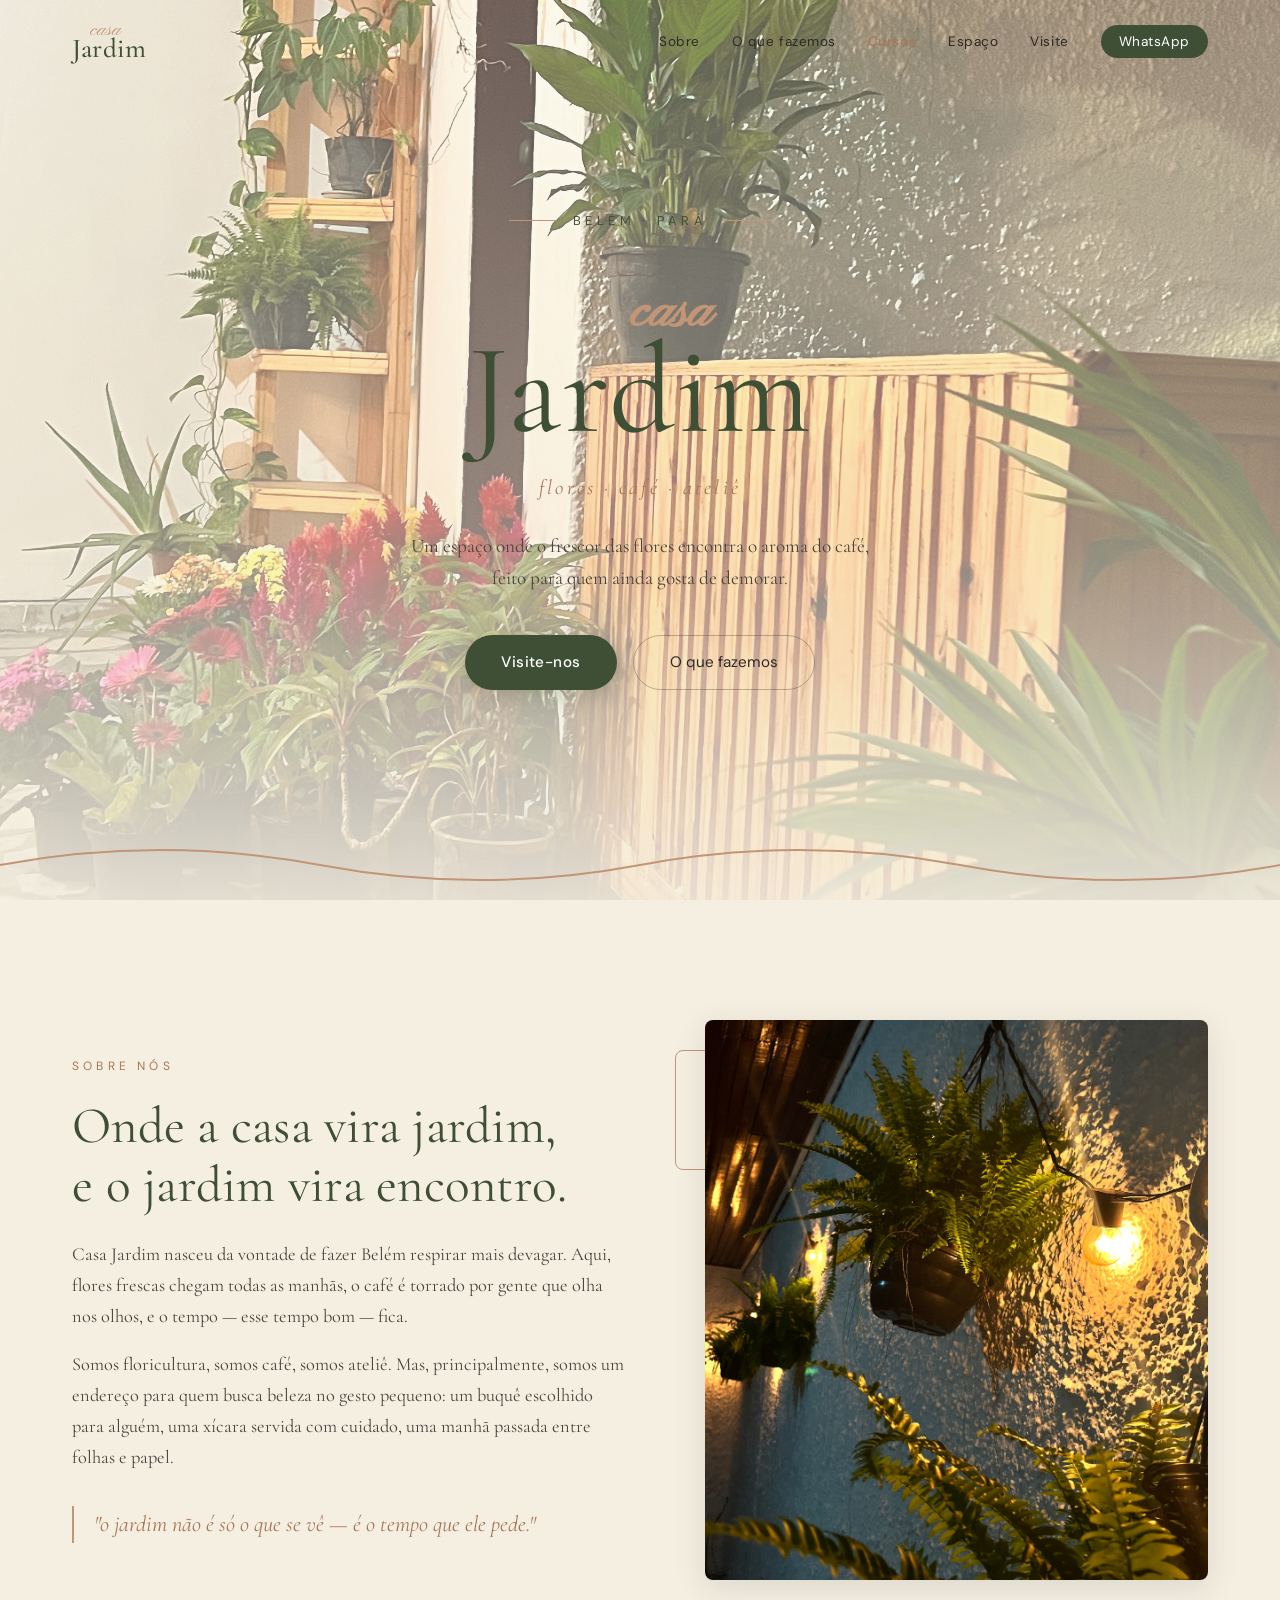
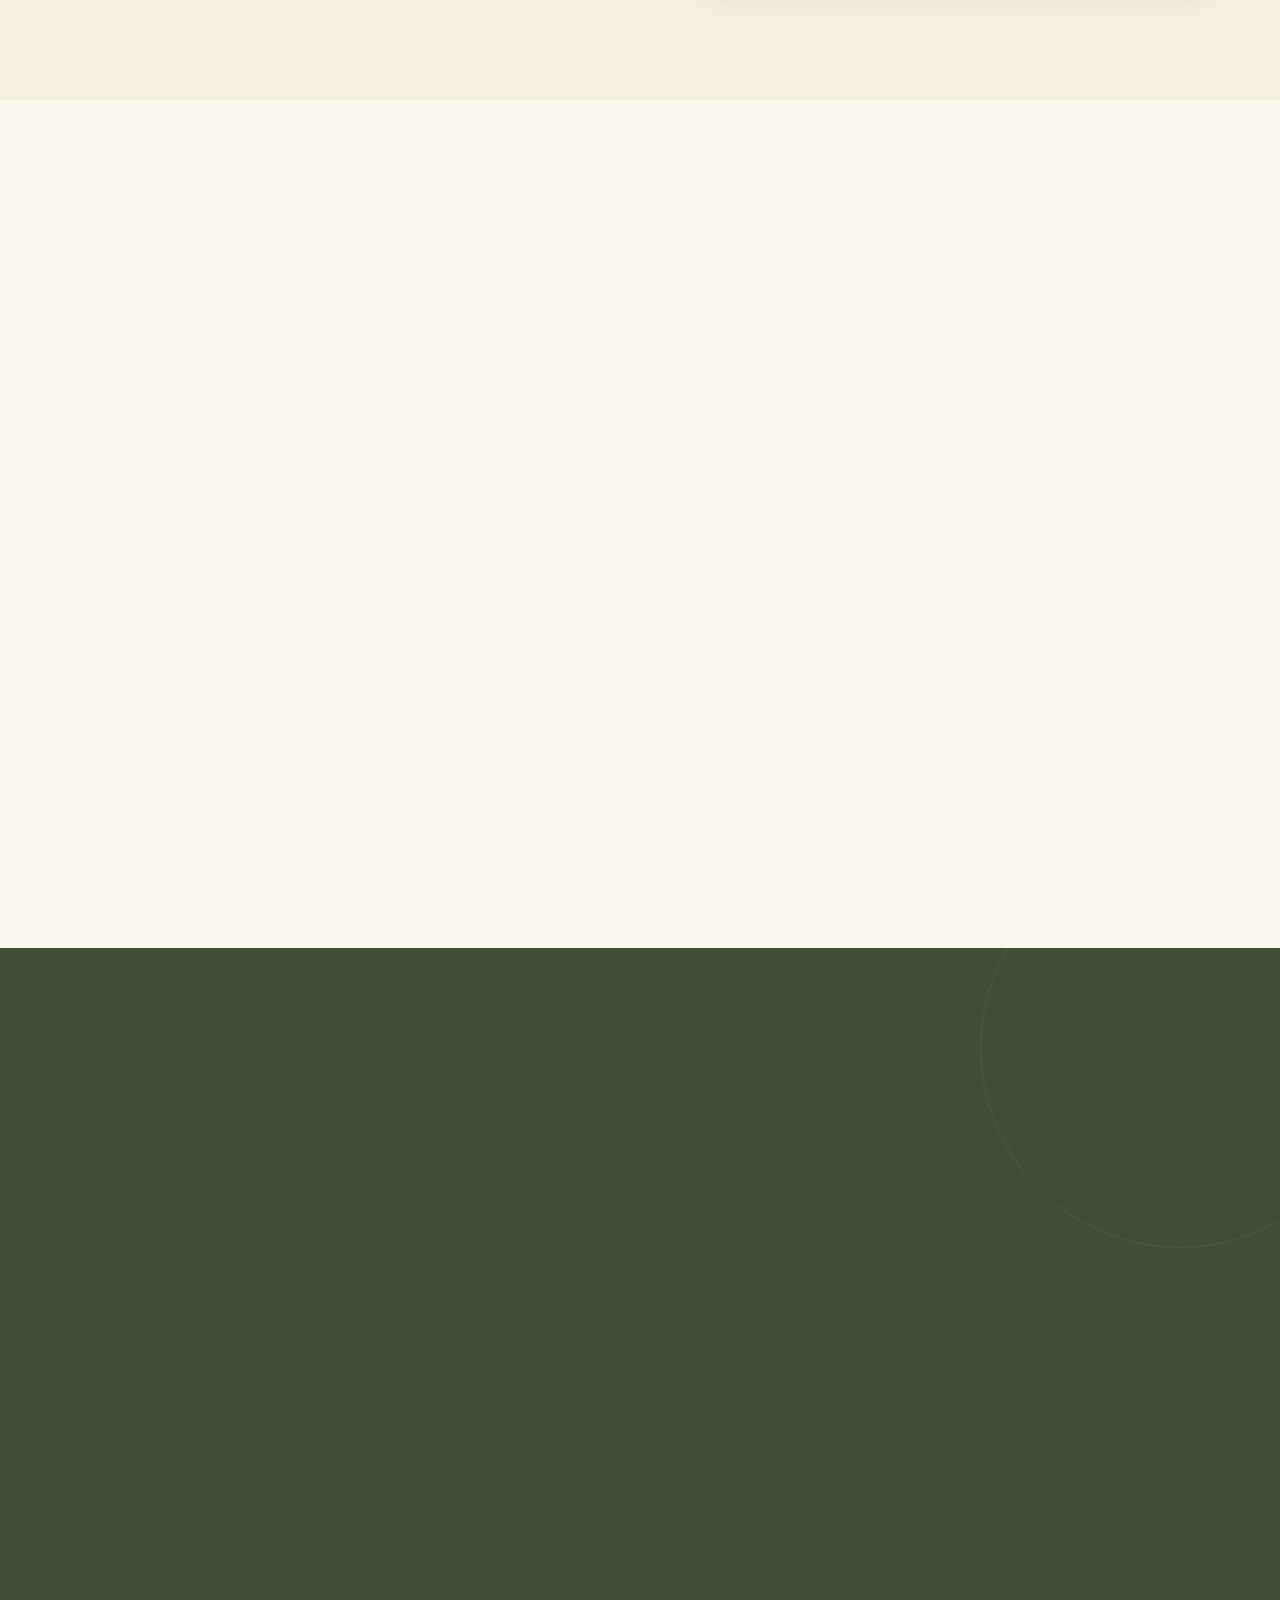
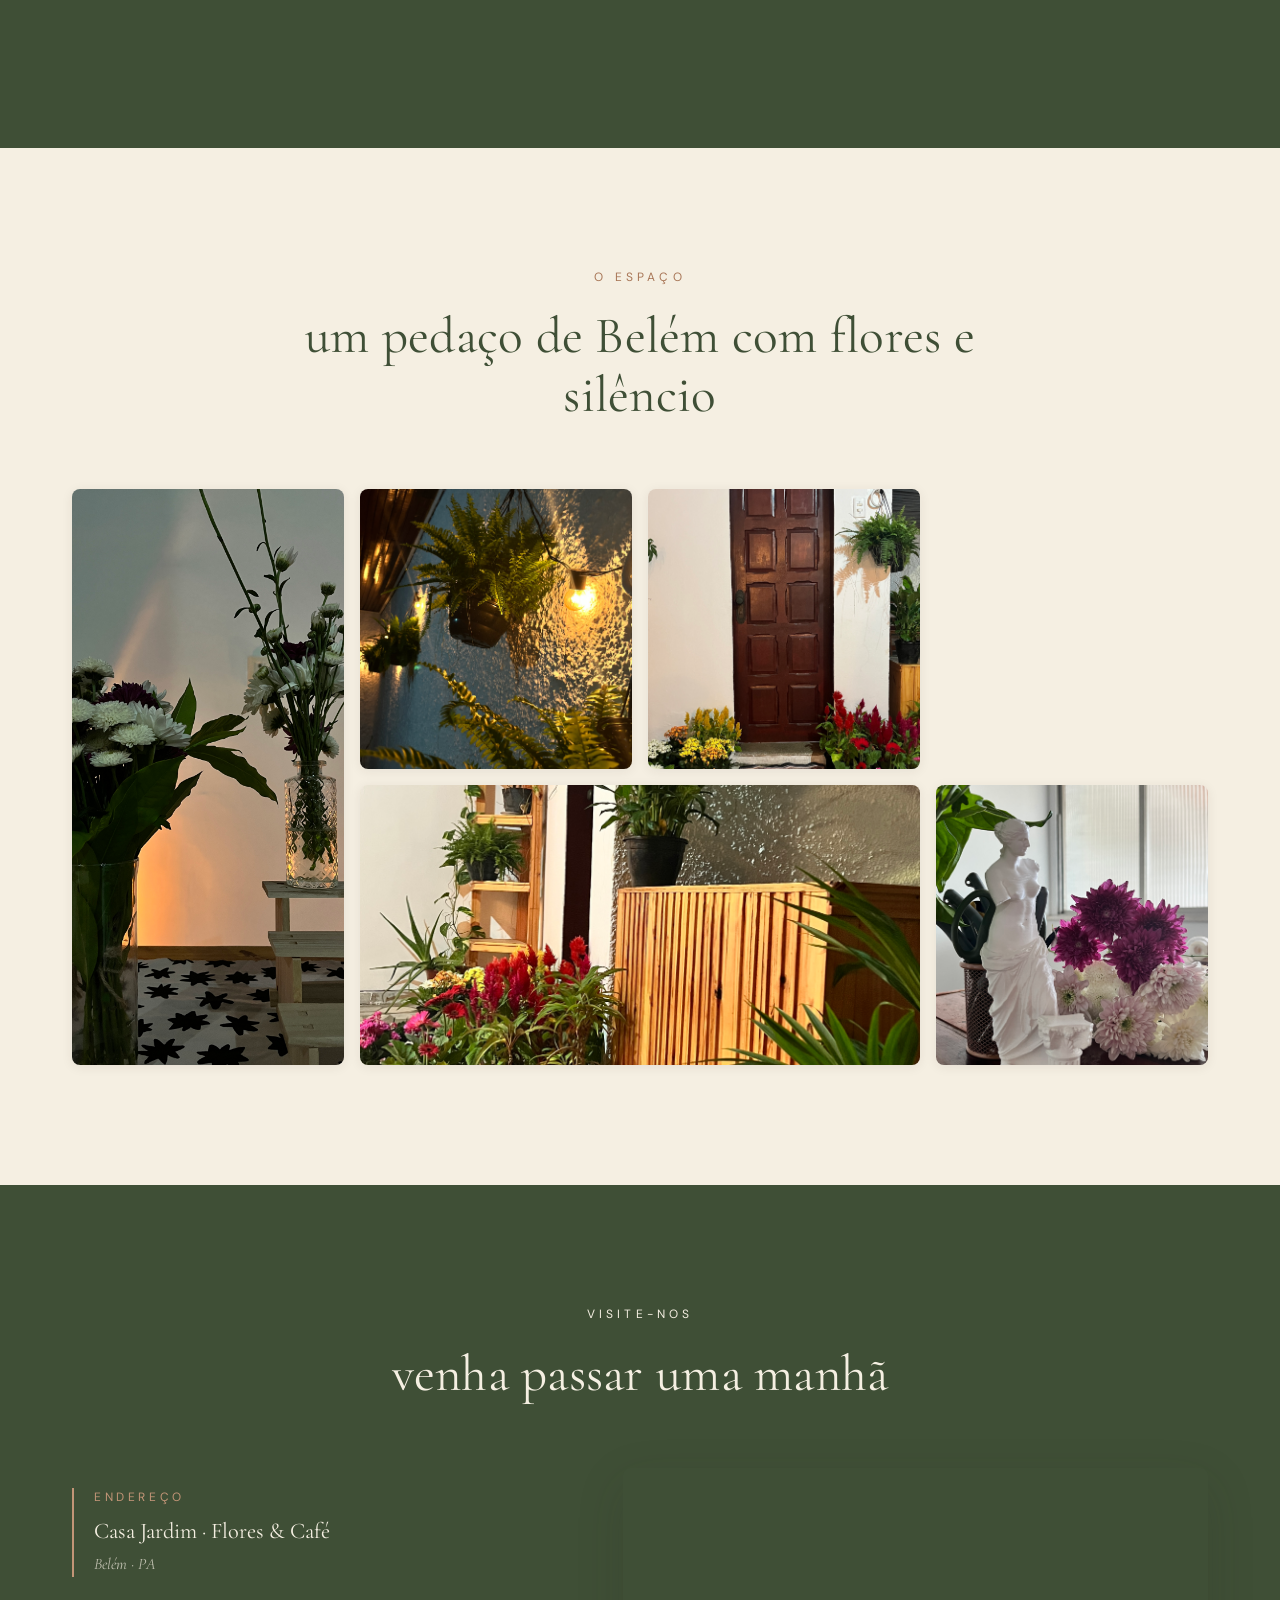
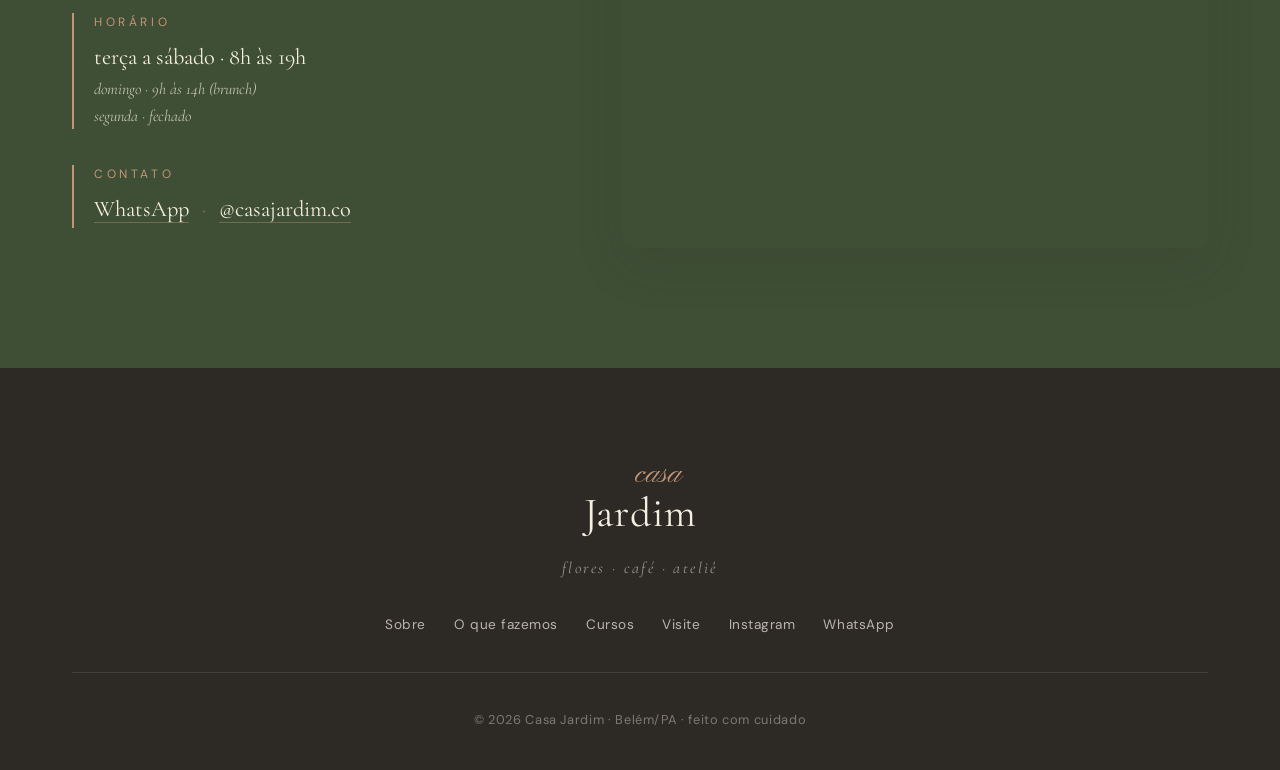
<file: index.html>
<!DOCTYPE html>
<html lang="pt-BR">

<head>
  <meta charset="UTF-8">
  <meta name="viewport" content="width=device-width, initial-scale=1.0">
  <title>Casa Jardim · Flores & Café em Belém</title>
  <meta name="description"
    content="Casa Jardim — floricultura, café e ateliê em Belém. Buquês frescos, plantas indoor, cafés especiais e cursos de arte floral.">
  <link rel="preconnect" href="https://fonts.googleapis.com">
  <link rel="preconnect" href="https://fonts.gstatic.com" crossorigin>
  <link
    href="https://fonts.googleapis.com/css2?family=Cormorant+Garamond:ital,wght@0,300;0,400;0,500;0,600;1,300;1,400;1,500&family=Pinyon+Script&family=DM+Sans:wght@300;400;500&display=swap"
    rel="stylesheet">
  <link rel="stylesheet" href="style.css">
</head>

<body>

  <!-- NAV -->
  <nav id="main-nav" class="nav">
    <div class="nav-inner">
      <a href="#hero" class="nav-brand">
        <span class="brand-script">casa</span>
        <span class="brand-main">Jardim</span>
      </a>
      <ul class="nav-links" id="nav-links">
        <li><a href="#sobre">Sobre</a></li>
        <li><a href="#oferta">O que fazemos</a></li>
        <li><a href="/artefloral" class="nav-cursos">Cursos</a></li>
        <li><a href="#espaco">Espaço</a></li>
        <li><a href="#visite">Visite</a></li>
        <li><a href="https://wa.me/5591999999999" target="_blank" rel="noopener" class="nav-cta-link">WhatsApp</a></li>
      </ul>
      <button class="nav-hamburger" id="nav-hamburger" aria-label="Menu">
        <span></span><span></span><span></span>
      </button>
    </div>
  </nav>

  <div class="mobile-overlay" id="mobile-overlay">
    <button class="mobile-close" id="mobile-close">✕</button>
    <ul>
      <li><a href="#sobre">Sobre</a></li>
      <li><a href="#oferta">O que fazemos</a></li>
      <li><a href="/artefloral">Cursos</a></li>
      <li><a href="#espaco">Espaço</a></li>
      <li><a href="#visite">Visite</a></li>
      <li><a href="https://wa.me/5591999999999" target="_blank" rel="noopener">WhatsApp</a></li>
    </ul>
  </div>

  <!-- 1. HERO -->
  <section id="hero" class="hero">
    <div class="hero-bg">
      <img src="artefloral/images/casajardim4.jpg" alt="Interior da Casa Jardim" loading="eager">
      <div class="hero-overlay"></div>
    </div>
    <div class="hero-content">
      <p class="hero-kicker" data-ani="down">
        <span class="kicker-bar"></span>
        belém · pará
        <span class="kicker-bar"></span>
      </p>
      <h1 class="hero-h1" data-ani="up">
        <span class="h1-script">casa</span>
        <span class="h1-serif">Jardim</span>
      </h1>
      <p class="hero-tag" data-ani="up" data-delay="150">flores · café · ateliê</p>
      <p class="hero-sub" data-ani="up" data-delay="300">
        Um espaço onde o frescor das flores encontra o aroma do café, <br>
        feito para quem ainda gosta de demorar.
      </p>
      <div class="hero-actions" data-ani="up" data-delay="450">
        <a href="#visite" class="btn-green">Visite-nos</a>
        <a href="#oferta" class="btn-ghost">O que fazemos</a>
      </div>
    </div>
    <svg class="hero-wave" viewBox="0 0 1440 70" preserveAspectRatio="none">
      <path d="M0,35 Q180,5 360,35 T720,35 T1080,35 T1440,35" stroke="#C29577" stroke-width="2" fill="none" />
    </svg>
  </section>

  <!-- 2. SOBRE -->
  <section id="sobre" class="section sec-sobre">
    <div class="container">
      <div class="sobre-grid">
        <div class="sobre-text" data-ani="right">
          <p class="sec-kicker">sobre nós</p>
          <h2 class="sec-title">Onde a casa vira jardim, <br> e o jardim vira encontro.</h2>
          <p class="sec-lead">
            Casa Jardim nasceu da vontade de fazer Belém respirar mais devagar. Aqui, flores frescas
            chegam todas as manhãs, o café é torrado por gente que olha nos olhos, e o tempo —
            esse tempo bom — fica.
          </p>
          <p class="sec-lead">
            Somos floricultura, somos café, somos ateliê. Mas, principalmente, somos um endereço
            para quem busca beleza no gesto pequeno: um buquê escolhido para alguém, uma xícara
            servida com cuidado, uma manhã passada entre folhas e papel.
          </p>
          <p class="sobre-quote">
            <em>"o jardim não é só o que se vê — é o tempo que ele pede."</em>
          </p>
        </div>
        <div class="sobre-image" data-ani="left">
          <div class="sobre-img-frame">
            <img src="artefloral/images/casajardim2.jpg" alt="Detalhe Casa Jardim" loading="lazy">
          </div>
          <div class="sobre-img-accent"></div>
        </div>
      </div>
    </div>
  </section>

  <!-- 3. O QUE FAZEMOS -->
  <section id="oferta" class="section sec-oferta">
    <div class="container">
      <header class="sec-head center" data-ani="up">
        <p class="sec-kicker">o que fazemos</p>
        <h2 class="sec-title">quatro modos de habitar a casa</h2>
      </header>
      <div class="oferta-grid">

        <article class="oferta-card" data-ani="up" data-delay="0">
          <div class="oferta-icon">
            <svg viewBox="0 0 60 60" fill="none" stroke="currentColor" stroke-width="1.5">
              <circle cx="30" cy="22" r="6" />
              <circle cx="22" cy="32" r="6" />
              <circle cx="38" cy="32" r="6" />
              <circle cx="30" cy="40" r="6" />
              <circle cx="30" cy="30" r="3" fill="currentColor" />
            </svg>
          </div>
          <h3>Floricultura</h3>
          <p>Buquês frescos, arranjos sob encomenda, vasos e plantas indoor. Flores escolhidas no
            CEASA pela manhã, conduzidas com técnica de design floral.</p>
          <a href="https://wa.me/5591999999999?text=Oi!%20Quero%20encomendar%20um%20buquê%20da%20Casa%20Jardim." target="_blank" rel="noopener" class="oferta-link">encomendar →</a>
        </article>

        <article class="oferta-card" data-ani="up" data-delay="80">
          <div class="oferta-icon">
            <svg viewBox="0 0 60 60" fill="none" stroke="currentColor" stroke-width="1.5">
              <path d="M14 24 L14 42 Q14 48 20 48 L36 48 Q42 48 42 42 L42 24 Z" />
              <path d="M42 28 L48 28 Q52 28 52 32 L52 36 Q52 40 48 40 L42 40" />
              <path d="M22 18 Q24 14 22 10" />
              <path d="M28 18 Q30 14 28 10" />
              <path d="M34 18 Q36 14 34 10" />
            </svg>
          </div>
          <h3>Café & Ambiente</h3>
          <p>Cafés especiais, brunch leve e doces de fornada. Mesa para ler, conversar, ou
            simplesmente parar — entre vasos, livros e luz da manhã.</p>
          <a href="#visite" class="oferta-link">venha tomar →</a>
        </article>

        <article class="oferta-card oferta-featured" data-ani="up" data-delay="160">
          <div class="oferta-badge">novo</div>
          <div class="oferta-icon">
            <svg viewBox="0 0 60 60" fill="none" stroke="currentColor" stroke-width="1.5">
              <rect x="12" y="14" width="36" height="32" rx="2" />
              <path d="M18 22 L42 22" />
              <path d="M18 28 L36 28" />
              <path d="M18 34 L40 34" />
              <path d="M18 40 L32 40" />
            </svg>
          </div>
          <h3>Cursos & Workshops</h3>
          <p>Encontros para aprender o gesto floral. Atualmente em cartaz: <em>Arte Floral</em>,
            workshop de 4h conduzido por Sarah Deck — vagas limitadas.</p>
          <a href="/artefloral" class="oferta-link oferta-link-featured">conhecer Arte Floral →</a>
        </article>

        <article class="oferta-card" data-ani="up" data-delay="240">
          <div class="oferta-icon">
            <svg viewBox="0 0 60 60" fill="none" stroke="currentColor" stroke-width="1.5">
              <path d="M10 46 L10 26 L30 12 L50 26 L50 46 Z" />
              <path d="M22 46 L22 34 L38 34 L38 46" />
              <circle cx="30" cy="38" r="2" fill="currentColor" />
            </svg>
          </div>
          <h3>Eventos privativos</h3>
          <p>Brunches, aniversários íntimos, lançamentos e celebrações pequenas. A casa inteira
            (ou só um canto dela) à sua disposição, com ambientação floral inclusa.</p>
          <a href="https://wa.me/5591999999999?text=Oi!%20Quero%20fazer%20um%20evento%20na%20Casa%20Jardim." target="_blank" rel="noopener" class="oferta-link">conversar →</a>
        </article>

      </div>
    </div>
  </section>

  <!-- 4. CURSOS DESTAQUE -->
  <section class="section sec-cursos-feat">
    <div class="container">
      <div class="cursos-feat-grid">
        <div class="cursos-feat-img" data-ani="right">
          <img src="artefloral/images/IMG_4022.jpeg" alt="Workshop Arte Floral" loading="lazy">
        </div>
        <div class="cursos-feat-text" data-ani="left">
          <p class="sec-kicker light">em cartaz</p>
          <h2 class="sec-title light">Arte Floral</h2>
          <p class="cursos-feat-by">workshop com Sarah Deck</p>
          <p class="sec-lead light">
            Uma manhã com flores, técnica e silêncio. Quatro horas para aprender corte,
            hierarquia, composição — e levar para casa um arranjo seu, montado com as
            próprias mãos.
          </p>
          <ul class="cursos-feat-bullets">
            <li><span>✦</span> 9 de maio · 8h às 12h</li>
            <li><span>✦</span> 8 vagas · material incluso</li>
            <li><span>✦</span> condição especial mãe & filha</li>
          </ul>
          <a href="/artefloral" class="btn-cream">Ver workshop completo →</a>
        </div>
      </div>
    </div>
  </section>

  <!-- 5. ESPAÇO / GALERIA -->
  <section id="espaco" class="section sec-espaco">
    <div class="container">
      <header class="sec-head center" data-ani="up">
        <p class="sec-kicker">o espaço</p>
        <h2 class="sec-title">um pedaço de Belém com flores e silêncio</h2>
      </header>
      <div class="espaco-grid" data-ani="up" data-delay="100">
        <div class="espaco-img espaco-tall"><img src="artefloral/images/casajardim1.jpg" alt="Casa Jardim — fachada" loading="lazy"></div>
        <div class="espaco-img"><img src="artefloral/images/casajardim2.jpg" alt="Casa Jardim — interior" loading="lazy"></div>
        <div class="espaco-img"><img src="artefloral/images/casajardim3.jpg" alt="Casa Jardim — flores" loading="lazy"></div>
        <div class="espaco-img espaco-wide"><img src="artefloral/images/casajardim4.jpg" alt="Casa Jardim — ambiente" loading="lazy"></div>
        <div class="espaco-img"><img src="artefloral/images/casajardim5.jpg" alt="Casa Jardim — flower bar" loading="lazy"></div>
      </div>
    </div>
  </section>

  <!-- 6. VISITE-NOS -->
  <section id="visite" class="section sec-visite">
    <div class="container">
      <header class="sec-head center" data-ani="up">
        <p class="sec-kicker light">visite-nos</p>
        <h2 class="sec-title light">venha passar uma manhã</h2>
      </header>

      <div class="visite-grid">
        <div class="visite-info" data-ani="right">
          <div class="visite-block">
            <p class="visite-label">endereço</p>
            <p class="visite-value">Casa Jardim · Flores & Café</p>
            <p class="visite-sub">Belém · PA</p>
          </div>
          <div class="visite-block">
            <p class="visite-label">horário</p>
            <p class="visite-value">terça a sábado · 8h às 19h</p>
            <p class="visite-sub">domingo · 9h às 14h (brunch)</p>
            <p class="visite-sub">segunda · fechado</p>
          </div>
          <div class="visite-block">
            <p class="visite-label">contato</p>
            <p class="visite-value">
              <a href="https://wa.me/5591999999999" target="_blank" rel="noopener">WhatsApp</a>
              <span class="visite-sep">·</span>
              <a href="https://instagram.com/casajardim.co" target="_blank" rel="noopener">@casajardim.co</a>
            </p>
          </div>
        </div>
        <div class="visite-map" data-ani="left">
          <iframe
            src="https://www.google.com/maps/embed?pb=!1m18!1m12!1m3!1d1993!2d-48.4410464!3d-1.4134285!2m3!1f0!2f0!3f0!3m2!1i1024!2i768!4f13.1!3m3!1m2!1s0x92a48b4fc278de11%3A0xf63f1a511bcce4dc!2sCasa%20Jardim%20%7C%20Flores%20%26%20Caf%C3%A9!5e0!3m2!1spt-BR!2sbr"
            width="100%" height="100%" style="border:0;" allowfullscreen="" loading="lazy"
            referrerpolicy="no-referrer-when-downgrade" title="Mapa Casa Jardim"></iframe>
        </div>
      </div>
    </div>
  </section>

  <!-- FOOTER -->
  <footer class="footer">
    <div class="container">
      <div class="footer-brand">
        <p class="footer-script">casa</p>
        <p class="footer-main">Jardim</p>
        <p class="footer-tag">flores · café · ateliê</p>
      </div>
      <div class="footer-links">
        <a href="#sobre">Sobre</a>
        <a href="#oferta">O que fazemos</a>
        <a href="/artefloral">Cursos</a>
        <a href="#visite">Visite</a>
        <a href="https://instagram.com/casajardim.co" target="_blank" rel="noopener">Instagram</a>
        <a href="https://wa.me/5591999999999" target="_blank" rel="noopener">WhatsApp</a>
      </div>
      <p class="footer-copy">© 2026 Casa Jardim · Belém/PA · feito com cuidado</p>
    </div>
  </footer>

  <script src="script.js"></script>
</body>

</html>
</file>
<file: style.css>
/* ==========================================================================
   Casa Jardim — Site Institucional
   Belém · Floricultura, café e ateliê
   ========================================================================== */

:root {
  --cream: #F5EFE2;
  --cream-lt: #FAF6EC;
  --cream-dk: #E8DFCB;
  --green: #5C6E4D;
  --green-dk: #3F4F36;
  --green-lt: #8FA37D;
  --terra: #C29577;
  --terra-dk: #A87657;
  --charcoal: #2D2A26;
  --charcoal-soft: #4A453E;
  --r-md: 8px;
  --r-lg: 16px;
  --r-xl: 999px;
  --shadow-sm: 0 2px 12px rgba(45, 42, 38, .08);
  --shadow-md: 0 8px 32px rgba(45, 42, 38, .12);
  --shadow-lg: 0 16px 48px rgba(45, 42, 38, .16);
}

*, *::before, *::after { box-sizing: border-box; margin: 0; padding: 0; }
html { scroll-behavior: smooth; }
body {
  font-family: 'Cormorant Garamond', Georgia, serif;
  background: var(--cream);
  color: var(--charcoal);
  font-size: 17px;
  line-height: 1.65;
  -webkit-font-smoothing: antialiased;
  -moz-osx-font-smoothing: grayscale;
  overflow-x: hidden;
}
img { max-width: 100%; display: block; }
a { color: inherit; text-decoration: none; transition: all .3s; }
button { font-family: inherit; cursor: pointer; border: none; background: transparent; color: inherit; }
em { font-style: italic; color: var(--green); }

.container {
  max-width: 1200px;
  margin: 0 auto;
  padding: 0 32px;
}

/* ── Animações ────────────────────────────── */
[data-ani] { opacity: 0; transform: translateY(30px); transition: opacity 1s ease, transform 1s ease; }
[data-ani="down"] { transform: translateY(-30px); }
[data-ani="left"] { transform: translateX(30px); }
[data-ani="right"] { transform: translateX(-30px); }
[data-ani].visible { opacity: 1; transform: translate(0, 0); }

/* ── NAV ──────────────────────────────────── */
.nav {
  position: fixed; top: 0; left: 0; right: 0; z-index: 100;
  padding: 20px 0;
  transition: all .4s;
}
.nav.scrolled {
  background: rgba(245, 239, 226, .96);
  backdrop-filter: blur(12px);
  padding: 12px 0;
  box-shadow: 0 1px 20px rgba(45, 42, 38, .08);
}
.nav-inner {
  max-width: 1200px;
  margin: 0 auto;
  padding: 0 32px;
  display: flex;
  align-items: center;
  justify-content: space-between;
}
.nav-brand {
  display: flex; flex-direction: column; line-height: 1;
}
.nav-brand .brand-script {
  font-family: 'Pinyon Script', cursive;
  font-size: 1.3rem;
  color: var(--terra);
  margin-bottom: -6px;
  margin-left: 18px;
}
.nav-brand .brand-main {
  font-family: 'Cormorant Garamond', serif;
  font-size: 1.7rem;
  font-weight: 500;
  color: var(--green-dk);
  letter-spacing: .02em;
}
.nav.scrolled .nav-brand .brand-main { color: var(--green-dk); }

.nav-links {
  display: flex; gap: 32px; list-style: none; align-items: center;
}
.nav-links a {
  font-family: 'DM Sans', sans-serif;
  font-size: .85rem;
  font-weight: 400;
  letter-spacing: .04em;
  color: var(--charcoal);
  position: relative;
}
.nav.scrolled .nav-links a { color: var(--charcoal); }
.nav-links a:hover { color: var(--green-dk); }
.nav-links a::after {
  content: '';
  position: absolute;
  bottom: -6px; left: 0;
  width: 0; height: 1px;
  background: var(--green-dk);
  transition: width .3s;
}
.nav-links a:hover::after { width: 100%; }
.nav-links .nav-cursos {
  color: var(--terra-dk);
  font-weight: 500;
}
.nav-links .nav-cta-link {
  background: var(--green-dk);
  color: #fff;
  padding: 8px 18px;
  border-radius: var(--r-xl);
}
.nav-links .nav-cta-link::after { display: none; }
.nav-links .nav-cta-link:hover {
  background: var(--green);
  color: #fff;
  transform: translateY(-1px);
}

.nav-hamburger {
  display: none;
  flex-direction: column;
  gap: 5px;
  padding: 8px;
}
.nav-hamburger span {
  display: block;
  width: 24px; height: 1.5px;
  background: var(--charcoal);
  transition: all .3s;
}

.mobile-overlay {
  position: fixed; inset: 0;
  background: var(--cream);
  z-index: 200;
  display: none;
  flex-direction: column;
  align-items: center;
  justify-content: center;
}
.mobile-overlay.active { display: flex; }
.mobile-overlay ul {
  list-style: none;
  text-align: center;
}
.mobile-overlay li { margin: 18px 0; }
.mobile-overlay a {
  font-family: 'Cormorant Garamond', serif;
  font-size: 1.8rem;
  color: var(--charcoal);
  font-weight: 400;
}
.mobile-close {
  position: absolute;
  top: 24px; right: 24px;
  font-size: 1.4rem;
  color: var(--charcoal);
  padding: 8px;
}

/* ── BUTTONS ──────────────────────────────── */
.btn-green {
  display: inline-flex; align-items: center;
  padding: 14px 36px;
  border-radius: var(--r-xl);
  background: var(--green-dk);
  color: #fff;
  font-family: 'DM Sans', sans-serif;
  font-size: .95rem;
  font-weight: 500;
  letter-spacing: .03em;
  transition: all .3s;
  box-shadow: 0 4px 20px rgba(63, 79, 54, .25);
}
.btn-green:hover {
  background: var(--green);
  transform: translateY(-2px);
  box-shadow: 0 8px 32px rgba(63, 79, 54, .35);
}
.btn-ghost {
  display: inline-flex; align-items: center;
  padding: 14px 36px;
  border-radius: var(--r-xl);
  border: 1.5px solid rgba(45, 42, 38, .3);
  color: var(--charcoal);
  font-family: 'DM Sans', sans-serif;
  font-size: .95rem;
  font-weight: 400;
  transition: all .3s;
}
.btn-ghost:hover {
  border-color: var(--charcoal);
  background: rgba(45, 42, 38, .04);
}
.btn-cream {
  display: inline-flex; align-items: center;
  padding: 14px 32px;
  border-radius: var(--r-xl);
  background: var(--cream);
  color: var(--green-dk);
  font-family: 'DM Sans', sans-serif;
  font-size: .9rem;
  font-weight: 500;
  letter-spacing: .03em;
  transition: all .3s;
  margin-top: 12px;
}
.btn-cream:hover {
  background: #fff;
  transform: translateY(-2px);
  box-shadow: 0 8px 24px rgba(0, 0, 0, .15);
}

/* ── HERO ─────────────────────────────────── */
.hero {
  position: relative;
  min-height: 100vh;
  display: flex;
  align-items: center;
  justify-content: center;
  text-align: center;
  overflow: hidden;
}
.hero-bg {
  position: absolute;
  inset: 0;
  z-index: 0;
}
.hero-bg img {
  width: 100%;
  height: 100%;
  object-fit: cover;
}
.hero-overlay {
  position: absolute;
  inset: 0;
  background: linear-gradient(180deg, rgba(245, 239, 226, .35) 0%, rgba(245, 239, 226, .55) 60%, rgba(245, 239, 226, .92) 100%);
}
.hero-content {
  position: relative;
  z-index: 2;
  padding: 32px;
  max-width: 800px;
}
.hero-kicker {
  font-family: 'DM Sans', sans-serif;
  font-size: .8rem;
  letter-spacing: .35em;
  text-transform: uppercase;
  color: var(--green-dk);
  display: flex;
  align-items: center;
  justify-content: center;
  gap: 16px;
  margin-bottom: 36px;
}
.kicker-bar {
  display: inline-block;
  width: 48px; height: 1px;
  background: var(--terra);
}
.hero-h1 {
  display: flex;
  flex-direction: column;
  margin-bottom: 16px;
}
.h1-script {
  font-family: 'Pinyon Script', cursive;
  font-size: clamp(2rem, 6vw, 3.5rem);
  color: var(--terra);
  margin-bottom: -32px;
  margin-left: 60px;
}
.h1-serif {
  font-family: 'Cormorant Garamond', serif;
  font-size: clamp(4rem, 12vw, 8rem);
  font-weight: 400;
  color: var(--green-dk);
  letter-spacing: .01em;
  line-height: 1;
}
.hero-tag {
  font-family: 'Cormorant Garamond', serif;
  font-style: italic;
  font-size: 1.3rem;
  color: var(--terra-dk);
  margin-bottom: 24px;
  letter-spacing: .15em;
}
.hero-sub {
  font-family: 'Cormorant Garamond', serif;
  font-size: 1.2rem;
  color: var(--charcoal-soft);
  margin-bottom: 40px;
  line-height: 1.7;
}
.hero-actions {
  display: flex;
  gap: 16px;
  justify-content: center;
  flex-wrap: wrap;
}
.hero-wave {
  position: absolute;
  bottom: 0; left: 0;
  width: 100%; height: 70px;
  z-index: 1;
}

/* ── SECTION GENERICS ─────────────────────── */
.section {
  padding: 120px 0;
  position: relative;
}
.sec-head {
  margin-bottom: 64px;
}
.sec-head.center { text-align: center; max-width: 720px; margin-left: auto; margin-right: auto; }
.sec-kicker {
  font-family: 'DM Sans', sans-serif;
  font-size: .75rem;
  letter-spacing: .35em;
  text-transform: uppercase;
  color: var(--terra-dk);
  margin-bottom: 20px;
}
.sec-kicker.light { color: var(--cream); }
.sec-title {
  font-family: 'Cormorant Garamond', serif;
  font-size: clamp(2rem, 4.5vw, 3.2rem);
  font-weight: 400;
  color: var(--green-dk);
  line-height: 1.15;
  letter-spacing: .005em;
  margin-bottom: 24px;
}
.sec-title.light { color: var(--cream); }
.sec-lead {
  font-family: 'Cormorant Garamond', serif;
  font-size: 1.15rem;
  color: var(--charcoal-soft);
  line-height: 1.7;
  margin-bottom: 16px;
}
.sec-lead.light { color: rgba(245, 239, 226, .85); }

/* ── 2. SOBRE ─────────────────────────────── */
.sec-sobre {
  background: var(--cream);
}
.sobre-grid {
  display: grid;
  grid-template-columns: 1.1fr 1fr;
  gap: 80px;
  align-items: center;
}
.sobre-quote {
  font-family: 'Cormorant Garamond', serif;
  font-size: 1.4rem;
  color: var(--terra-dk);
  font-style: italic;
  margin-top: 32px;
  padding-left: 20px;
  border-left: 2px solid var(--terra);
}
.sobre-quote em { color: var(--terra-dk); }
.sobre-image { position: relative; }
.sobre-img-frame {
  position: relative;
  z-index: 2;
  border-radius: var(--r-md);
  overflow: hidden;
  box-shadow: var(--shadow-md);
}
.sobre-img-frame img {
  width: 100%;
  height: 560px;
  object-fit: cover;
}
.sobre-img-accent {
  position: absolute;
  top: 30px; left: -30px;
  width: 120px; height: 120px;
  border: 1px solid var(--terra);
  border-radius: var(--r-md);
  z-index: 1;
}

/* ── 3. OFERTA ────────────────────────────── */
.sec-oferta {
  background: var(--cream-lt);
}
.oferta-grid {
  display: grid;
  grid-template-columns: repeat(auto-fit, minmax(260px, 1fr));
  gap: 28px;
}
.oferta-card {
  background: #fff;
  border-radius: var(--r-md);
  padding: 40px 32px;
  text-align: left;
  position: relative;
  transition: all .4s;
  border: 1px solid rgba(63, 79, 54, .08);
}
.oferta-card:hover {
  transform: translateY(-6px);
  box-shadow: var(--shadow-md);
  border-color: rgba(63, 79, 54, .2);
}
.oferta-card.oferta-featured {
  background: var(--green-dk);
  color: var(--cream);
  border-color: var(--green-dk);
}
.oferta-card.oferta-featured h3 { color: var(--cream); }
.oferta-card.oferta-featured p { color: rgba(245, 239, 226, .85); }
.oferta-card.oferta-featured em { color: var(--terra); font-style: italic; }
.oferta-card.oferta-featured .oferta-icon { color: var(--terra); }
.oferta-badge {
  position: absolute;
  top: 20px; right: 20px;
  background: var(--terra);
  color: #fff;
  font-family: 'DM Sans', sans-serif;
  font-size: .65rem;
  letter-spacing: .15em;
  text-transform: uppercase;
  padding: 4px 10px;
  border-radius: var(--r-xl);
}
.oferta-icon {
  color: var(--green-dk);
  width: 56px; height: 56px;
  margin-bottom: 24px;
}
.oferta-card h3 {
  font-family: 'Cormorant Garamond', serif;
  font-size: 1.6rem;
  font-weight: 500;
  color: var(--green-dk);
  margin-bottom: 12px;
}
.oferta-card p {
  font-family: 'Cormorant Garamond', serif;
  font-size: 1.05rem;
  color: var(--charcoal-soft);
  line-height: 1.65;
  margin-bottom: 20px;
}
.oferta-link {
  font-family: 'DM Sans', sans-serif;
  font-size: .85rem;
  font-weight: 500;
  color: var(--terra-dk);
  letter-spacing: .03em;
}
.oferta-link:hover { color: var(--green-dk); }
.oferta-link-featured { color: var(--terra) !important; }
.oferta-link-featured:hover { color: #fff !important; }

/* ── 4. CURSOS DESTAQUE ───────────────────── */
.sec-cursos-feat {
  background: var(--green-dk);
  color: var(--cream);
  position: relative;
  overflow: hidden;
}
.sec-cursos-feat::before {
  content: '';
  position: absolute;
  top: -100px; right: -100px;
  width: 400px; height: 400px;
  border: 1px solid rgba(194, 149, 119, .15);
  border-radius: 50%;
}
.cursos-feat-grid {
  display: grid;
  grid-template-columns: 1fr 1fr;
  gap: 80px;
  align-items: center;
  position: relative;
  z-index: 1;
}
.cursos-feat-img {
  border-radius: var(--r-md);
  overflow: hidden;
  box-shadow: var(--shadow-lg);
}
.cursos-feat-img img {
  width: 100%;
  height: 560px;
  object-fit: cover;
}
.cursos-feat-by {
  font-family: 'Pinyon Script', cursive;
  font-size: 1.6rem;
  color: var(--terra);
  margin: -16px 0 24px 30px;
}
.cursos-feat-bullets {
  list-style: none;
  margin: 24px 0;
}
.cursos-feat-bullets li {
  font-family: 'Cormorant Garamond', serif;
  font-size: 1.1rem;
  color: rgba(245, 239, 226, .85);
  margin-bottom: 10px;
  display: flex;
  align-items: center;
  gap: 12px;
}
.cursos-feat-bullets span { color: var(--terra); }

/* ── 5. ESPAÇO / GALERIA ──────────────────── */
.sec-espaco {
  background: var(--cream);
}
.espaco-grid {
  display: grid;
  grid-template-columns: repeat(4, 1fr);
  grid-template-rows: 280px 280px;
  gap: 16px;
}
.espaco-img {
  overflow: hidden;
  border-radius: var(--r-md);
  box-shadow: var(--shadow-sm);
  transition: all .4s;
}
.espaco-img img {
  width: 100%;
  height: 100%;
  object-fit: cover;
  transition: transform .8s;
}
.espaco-img:hover { transform: translateY(-4px); box-shadow: var(--shadow-md); }
.espaco-img:hover img { transform: scale(1.05); }
.espaco-tall { grid-row: span 2; }
.espaco-wide { grid-column: span 2; }

/* ── 6. VISITE ────────────────────────────── */
.sec-visite {
  background: var(--green-dk);
  color: var(--cream);
}
.sec-visite .sec-title { color: var(--cream); }
.visite-grid {
  display: grid;
  grid-template-columns: 1fr 1.2fr;
  gap: 64px;
  align-items: stretch;
}
.visite-info {
  display: flex;
  flex-direction: column;
  justify-content: center;
  gap: 36px;
}
.visite-block {
  border-left: 2px solid var(--terra);
  padding-left: 20px;
}
.visite-label {
  font-family: 'DM Sans', sans-serif;
  font-size: .75rem;
  letter-spacing: .3em;
  text-transform: uppercase;
  color: var(--terra);
  margin-bottom: 8px;
}
.visite-value {
  font-family: 'Cormorant Garamond', serif;
  font-size: 1.4rem;
  color: var(--cream);
  line-height: 1.4;
  margin-bottom: 4px;
}
.visite-value a {
  color: var(--cream);
  border-bottom: 1px solid rgba(194, 149, 119, .4);
}
.visite-value a:hover { color: var(--terra); border-bottom-color: var(--terra); }
.visite-sub {
  font-family: 'Cormorant Garamond', serif;
  font-size: 1rem;
  color: rgba(245, 239, 226, .7);
  font-style: italic;
}
.visite-sep { color: rgba(194, 149, 119, .5); margin: 0 8px; }
.visite-map {
  border-radius: var(--r-md);
  overflow: hidden;
  min-height: 380px;
  box-shadow: var(--shadow-lg);
}

/* ── FOOTER ───────────────────────────────── */
.footer {
  background: var(--charcoal);
  color: var(--cream);
  padding: 80px 0 40px;
  text-align: center;
}
.footer-brand {
  margin-bottom: 32px;
}
.footer-script {
  font-family: 'Pinyon Script', cursive;
  font-size: 2rem;
  color: var(--terra);
  margin-bottom: -22px;
  margin-left: 36px;
}
.footer-main {
  font-family: 'Cormorant Garamond', serif;
  font-size: 2.6rem;
  color: var(--cream);
  font-weight: 400;
  letter-spacing: .02em;
}
.footer-tag {
  font-family: 'Cormorant Garamond', serif;
  font-style: italic;
  font-size: 1rem;
  color: rgba(245, 239, 226, .55);
  letter-spacing: .15em;
  margin-top: 8px;
}
.footer-links {
  display: flex;
  justify-content: center;
  gap: 28px;
  flex-wrap: wrap;
  margin-bottom: 36px;
  padding-bottom: 36px;
  border-bottom: 1px solid rgba(245, 239, 226, .1);
}
.footer-links a {
  font-family: 'DM Sans', sans-serif;
  font-size: .85rem;
  color: rgba(245, 239, 226, .7);
  letter-spacing: .04em;
}
.footer-links a:hover { color: var(--terra); }
.footer-copy {
  font-family: 'DM Sans', sans-serif;
  font-size: .8rem;
  color: rgba(245, 239, 226, .4);
  letter-spacing: .05em;
}

/* ── RESPONSIVE ───────────────────────────── */
@media (max-width: 900px) {
  .nav-links { display: none; }
  .nav-hamburger { display: flex; }
  .sobre-grid, .cursos-feat-grid, .visite-grid {
    grid-template-columns: 1fr;
    gap: 48px;
  }
  .sobre-img-frame img, .cursos-feat-img img { height: 400px; }
  .espaco-grid {
    grid-template-columns: repeat(2, 1fr);
    grid-template-rows: 220px 220px 220px;
  }
  .espaco-tall { grid-row: span 1; }
  .espaco-wide { grid-column: span 2; }
  .section { padding: 80px 0; }
  .sec-head { margin-bottom: 40px; }
  .container { padding: 0 24px; }
  .hero-content { padding: 24px; }
  .visite-map { min-height: 320px; }
}

@media (max-width: 600px) {
  .espaco-grid {
    grid-template-columns: 1fr;
    grid-template-rows: repeat(5, 220px);
  }
  .espaco-wide { grid-column: span 1; }
  .h1-script { margin-left: 30px; }
}
</file>
